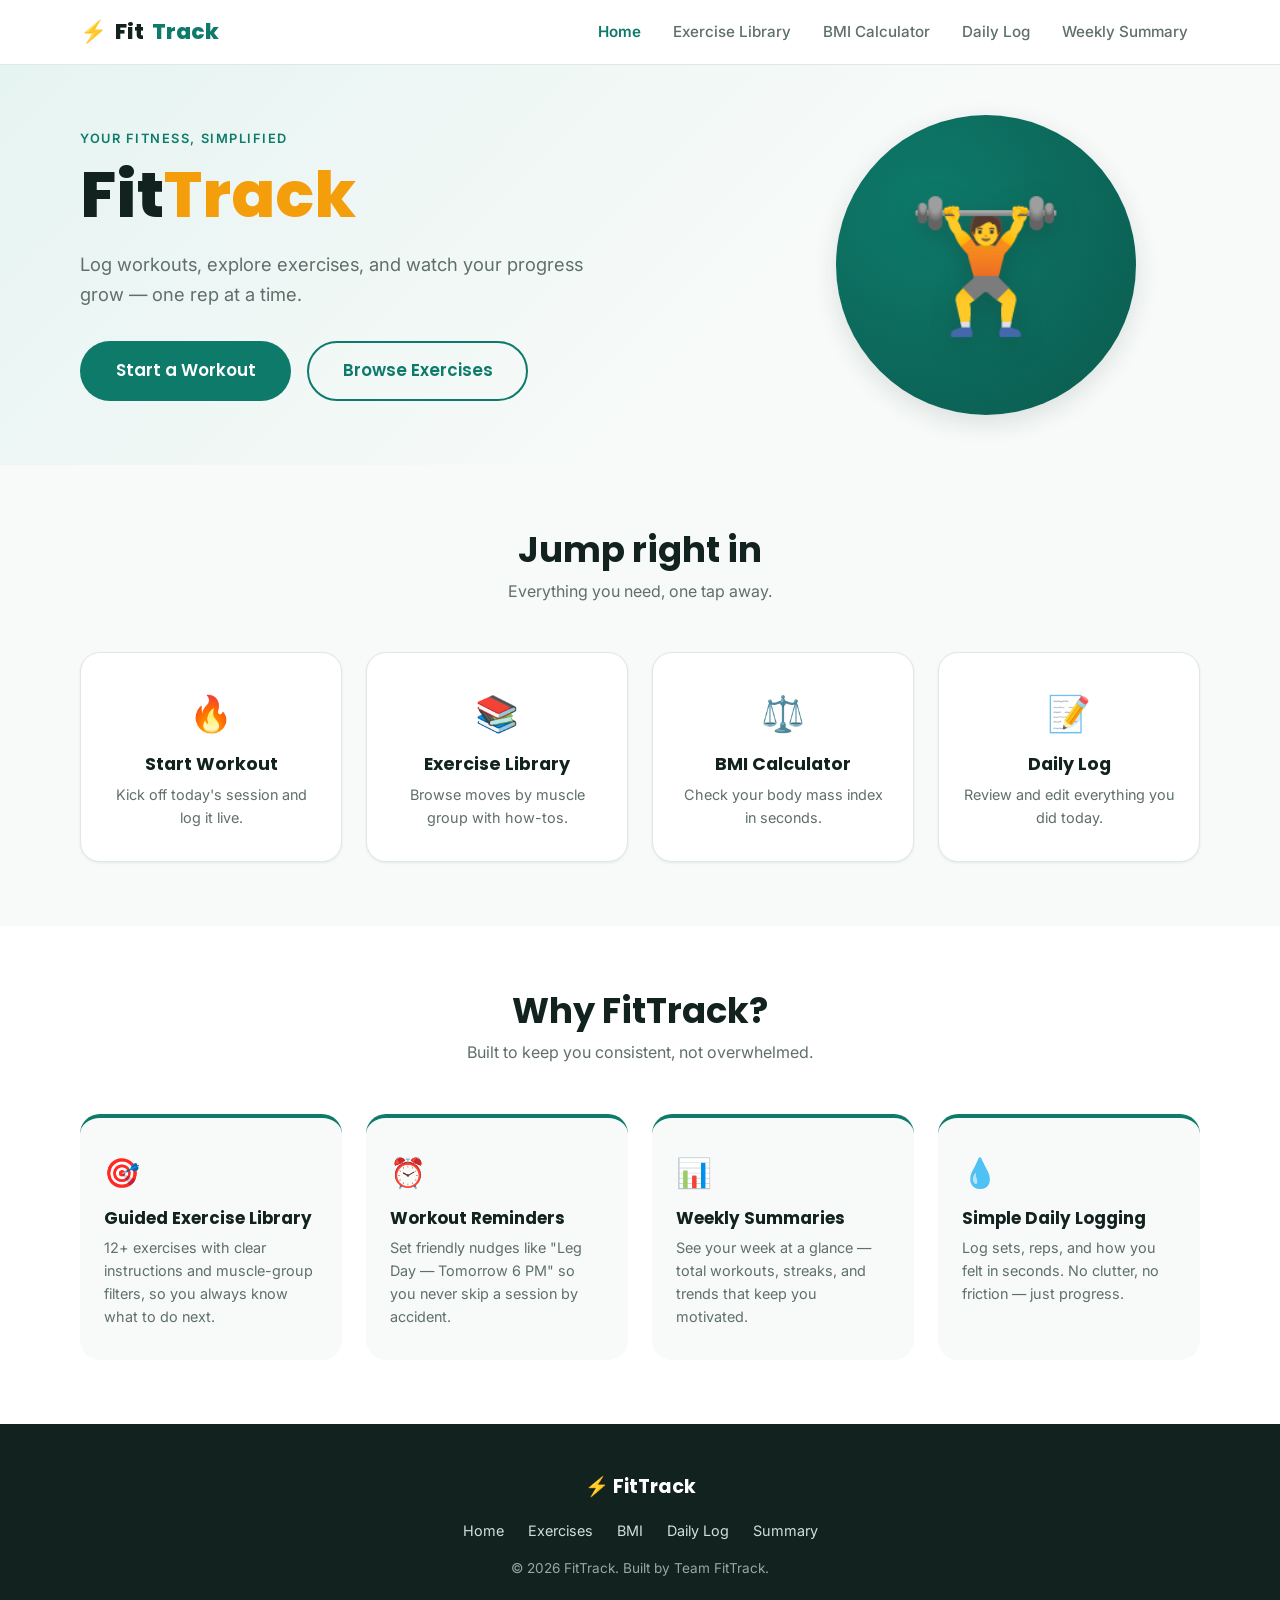
<file: index.html>
<!DOCTYPE html>
<html lang="en">
<head>
  <meta charset="UTF-8" />
  <meta name="viewport" content="width=device-width, initial-scale=1.0" />
  <meta name="description" content="FitTrack — track workouts, browse exercises, calculate BMI and stay on top of your fitness goals." />
  <title>FitTrack | Home</title>

  <!-- Google Fonts: Poppins (headings) + Inter (body) -->
  <link rel="preconnect" href="https://fonts.googleapis.com" />
  <link rel="preconnect" href="https://fonts.gstatic.com" crossorigin />
  <link
    href="https://fonts.googleapis.com/css2?family=Inter:wght@400;500;600&family=Poppins:wght@500;600;700;800&display=swap"
    rel="stylesheet"
  />

  <!-- Shared design system first, then page-specific styles -->
  <link rel="stylesheet" href="css/shared.css" />
  <link rel="stylesheet" href="css/home.css" />
</head>
<body>

  <!-- ============================================================
       NAVBAR (shared across all FitTrack pages — keep in sync)
       ============================================================ -->
  <header class="navbar">
    <div class="container navbar__inner">
      <a href="index.html" class="navbar__brand">
        <span class="navbar__logo" aria-hidden="true">&#9889;</span>
        Fit<span class="navbar__brand-accent">Track</span>
      </a>

      <!-- CSS-only mobile menu toggle (checkbox hack, no JS needed) -->
      <input type="checkbox" id="nav-toggle" class="navbar__toggle-checkbox" />
      <label for="nav-toggle" class="navbar__toggle" aria-label="Toggle navigation menu">
        <span></span><span></span><span></span>
      </label>

      <nav class="navbar__links" aria-label="Main navigation">
        <a href="index.html" class="navbar__link navbar__link--active">Home</a>
        <a href="exercise.html" class="navbar__link">Exercise Library</a>
        <a href="bmi.html" class="navbar__link">BMI Calculator</a>
        <a href="dailylog.html" class="navbar__link">Daily Log</a>
        <a href="summary.html" class="navbar__link">Weekly Summary</a>
      </nav>
    </div>
  </header>

  <main>

    <!-- ============================================================
         HERO
         ============================================================ -->
    <section class="hero">
      <div class="container hero__inner">
        <div class="hero__content">
          <p class="hero__eyebrow">Your fitness, simplified</p>
          <h1 class="hero__title">Fit<span class="text-accent">Track</span></h1>
          <p class="hero__tagline">
            Log workouts, explore exercises, and watch your progress grow —
            one rep at a time.
          </p>
          <div class="hero__actions">
            <a href="dailylog.html" class="btn btn--primary btn--lg">Start a Workout</a>
            <a href="exercise.html" class="btn btn--ghost btn--lg">Browse Exercises</a>
          </div>
        </div>

        <!-- Decorative illustration built with CSS (no image asset needed) -->
        <div class="hero__art" aria-hidden="true">
          <div class="hero__art-circle"></div>
          <div class="hero__art-emoji">🏋️</div>
        </div>
      </div>
    </section>

    <!-- ============================================================
         QUICK ACTIONS
         ============================================================ -->
    <section class="section quick-actions" aria-labelledby="quick-actions-title">
      <div class="container">
        <h2 id="quick-actions-title" class="section__title">Jump right in</h2>
        <p class="section__subtitle">Everything you need, one tap away.</p>

        <div class="quick-actions__grid">
          <a href="dailylog.html" class="action-card">
            <span class="action-card__icon" aria-hidden="true">🔥</span>
            <h3 class="action-card__title">Start Workout</h3>
            <p class="action-card__text">Kick off today's session and log it live.</p>
          </a>

          <a href="exercise.html" class="action-card">
            <span class="action-card__icon" aria-hidden="true">📚</span>
            <h3 class="action-card__title">Exercise Library</h3>
            <p class="action-card__text">Browse moves by muscle group with how-tos.</p>
          </a>

          <a href="bmi.html" class="action-card">
            <span class="action-card__icon" aria-hidden="true">⚖️</span>
            <h3 class="action-card__title">BMI Calculator</h3>
            <p class="action-card__text">Check your body mass index in seconds.</p>
          </a>

          <a href="dailylog.html" class="action-card">
            <span class="action-card__icon" aria-hidden="true">📝</span>
            <h3 class="action-card__title">Daily Log</h3>
            <p class="action-card__text">Review and edit everything you did today.</p>
          </a>
        </div>
      </div>
    </section>

    <!-- ============================================================
         FEATURES
         ============================================================ -->
    <section class="section section--alt features" aria-labelledby="features-title">
      <div class="container">
        <h2 id="features-title" class="section__title">Why FitTrack?</h2>
        <p class="section__subtitle">Built to keep you consistent, not overwhelmed.</p>

        <div class="features__grid">
          <article class="feature-card">
            <span class="feature-card__icon" aria-hidden="true">🎯</span>
            <h3 class="feature-card__title">Guided Exercise Library</h3>
            <p class="feature-card__text">
              12+ exercises with clear instructions and muscle-group filters,
              so you always know what to do next.
            </p>
          </article>

          <article class="feature-card">
            <span class="feature-card__icon" aria-hidden="true">⏰</span>
            <h3 class="feature-card__title">Workout Reminders</h3>
            <p class="feature-card__text">
              Set friendly nudges like "Leg Day — Tomorrow 6 PM" so you never
              skip a session by accident.
            </p>
          </article>

          <article class="feature-card">
            <span class="feature-card__icon" aria-hidden="true">📊</span>
            <h3 class="feature-card__title">Weekly Summaries</h3>
            <p class="feature-card__text">
              See your week at a glance — total workouts, streaks, and trends
              that keep you motivated.
            </p>
          </article>

          <article class="feature-card">
            <span class="feature-card__icon" aria-hidden="true">💧</span>
            <h3 class="feature-card__title">Simple Daily Logging</h3>
            <p class="feature-card__text">
              Log sets, reps, and how you felt in seconds. No clutter, no
              friction — just progress.
            </p>
          </article>
        </div>
      </div>
    </section>

  </main>

  <!-- ============================================================
       FOOTER (shared across all FitTrack pages — keep in sync)
       ============================================================ -->
  <footer class="footer">
    <div class="container footer__inner">
      <div class="footer__brand">
        <span aria-hidden="true">&#9889;</span> FitTrack
      </div>
      <nav class="footer__links" aria-label="Footer navigation">
        <a href="index.html">Home</a>
        <a href="exercise.html">Exercises</a>
        <a href="bmi.html">BMI</a>
        <a href="dailylog.html">Daily Log</a>
        <a href="summary.html">Summary</a>
      </nav>
      <p class="footer__copy">&copy; 2026 FitTrack. Built by Team FitTrack.</p>
    </div>
  </footer>

  <script src="js/shared.js"></script>
</body>
</html>
</file>
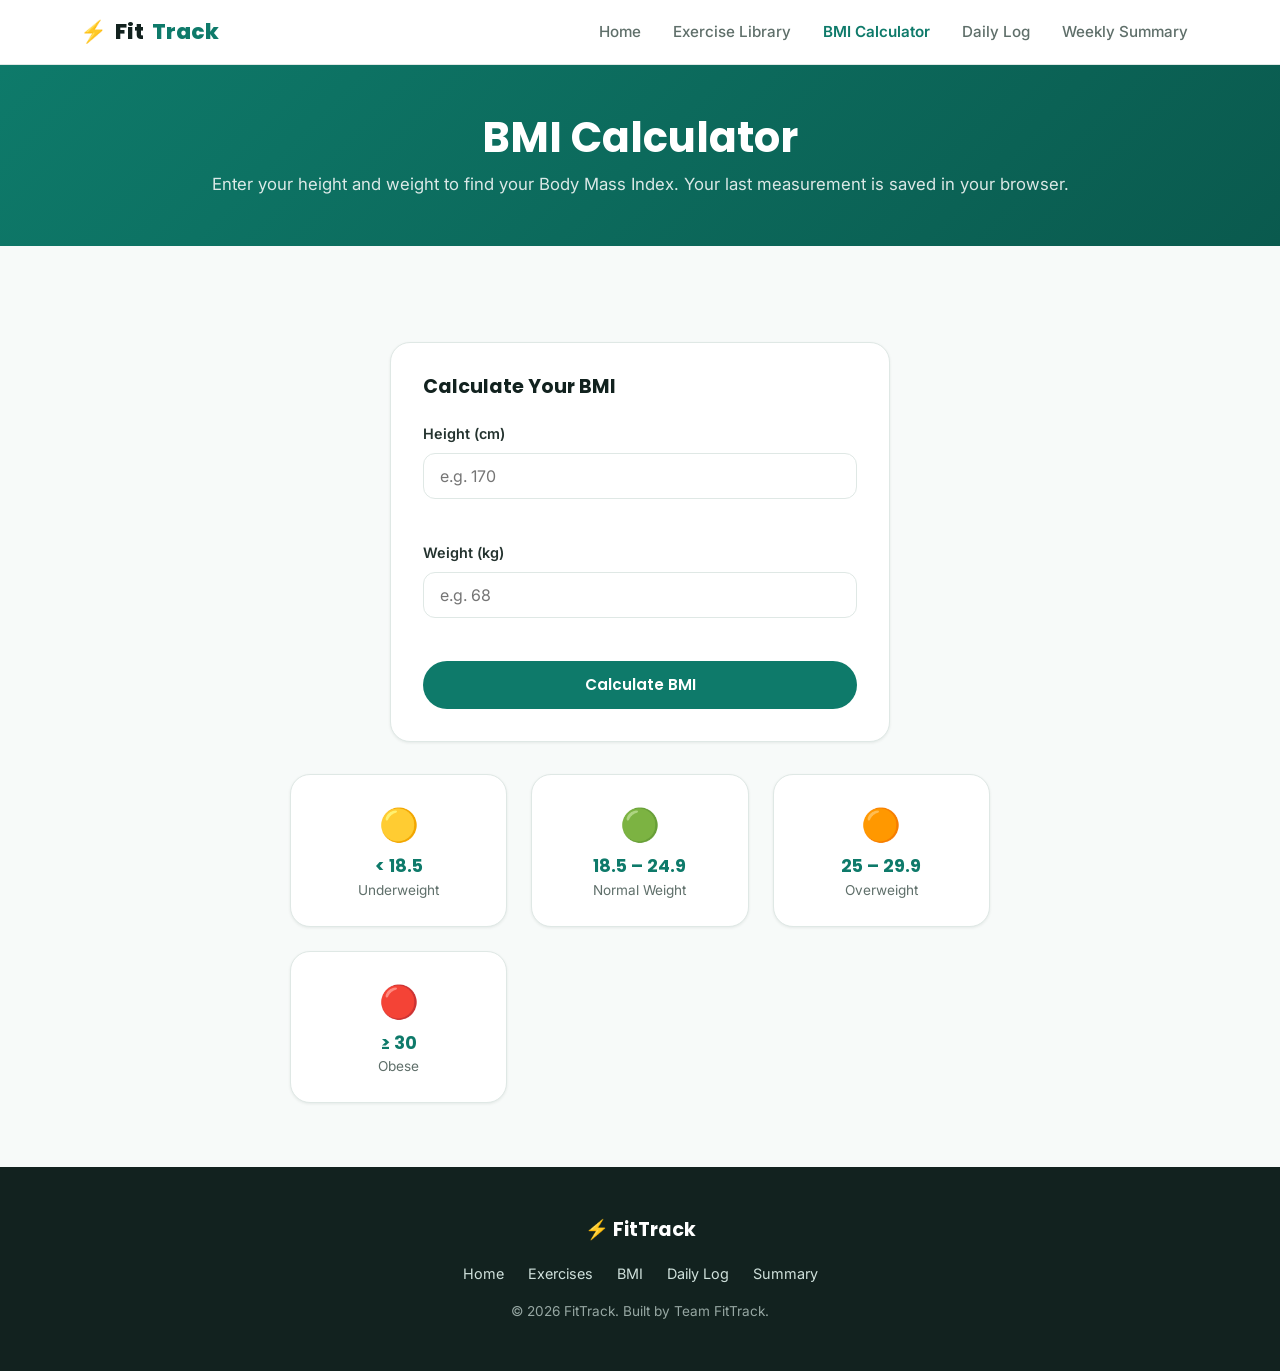
<file: bmi.html>
<!DOCTYPE html>
<html lang="en">
<head>
  <meta charset="UTF-8" />
  <meta name="viewport" content="width=device-width, initial-scale=1.0" />
  <title>FitTrack | BMI Calculator</title>

  <!-- Google Fonts: Poppins (headings) + Inter (body) -->
  <link rel="preconnect" href="https://fonts.googleapis.com" />
  <link rel="preconnect" href="https://fonts.gstatic.com" crossorigin />
  <link
    href="https://fonts.googleapis.com/css2?family=Inter:wght@400;500;600&family=Poppins:wght@500;600;700;800&display=swap"
    rel="stylesheet"
  />

  <!-- Shared design system (navbar, footer, buttons, tokens) -->
  <link rel="stylesheet" href="css/shared.css" />
</head>
<body>

  <!-- NAVBAR — identical on every page; move navbar__link--active to the current page's link -->
  <header class="navbar">
    <div class="container navbar__inner">
      <a href="index.html" class="navbar__brand">
        <span class="navbar__logo" aria-hidden="true">&#9889;</span>
        Fit<span class="navbar__brand-accent">Track</span>
      </a>

      <input type="checkbox" id="nav-toggle" class="navbar__toggle-checkbox" />
      <label for="nav-toggle" class="navbar__toggle" aria-label="Toggle navigation menu">
        <span></span><span></span><span></span>
      </label>

      <nav class="navbar__links" aria-label="Main navigation">
        <a href="index.html" class="navbar__link">Home</a>
        <a href="exercise.html" class="navbar__link">Exercise Library</a>
        <a href="bmi.html" class="navbar__link navbar__link--active">BMI Calculator</a>
        <a href="dailylog.html" class="navbar__link">Daily Log</a>
        <a href="summary.html" class="navbar__link">Weekly Summary</a>
      </nav>
    </div>
  </header>

  <main class="main-content">

    <!-- PAGE HERO -->
    <section class="page-header">
      <div class="container">
        <h1 class="page-title">BMI Calculator</h1>
        <p class="page-subtitle">Enter your height and weight to find your Body Mass Index. Your last measurement is saved in your browser.</p>
      </div>
    </section>

    <!-- CALCULATOR CARD -->
    <section class="container section">
      <div class="card">
        <h2 class="card__title">Calculate Your BMI</h2>

        <form id="bmi-form" novalidate>

          <div class="form-group">
            <label class="form-label" for="height">Height (cm)</label>
            <input
              type="number"
              id="height"
              class="form-input"
              placeholder="e.g. 170"
              min="50"
              max="300"
              autocomplete="off"
            />
            <span class="form-error" id="height-error" aria-live="polite"></span>
          </div>

          <div class="form-group">
            <label class="form-label" for="weight">Weight (kg)</label>
            <input
              type="number"
              id="weight"
              class="form-input"
              placeholder="e.g. 68"
              min="1"
              max="500"
              autocomplete="off"
            />
            <span class="form-error" id="weight-error" aria-live="polite"></span>
          </div>

          <button type="submit" class="btn btn--primary btn--full">Calculate BMI</button>
        </form>

        <!-- RESULT — hidden until form submitted -->
        <div id="bmi-result" class="bmi-result hidden" aria-live="polite">
          <p class="status-text">Your BMI is</p>
          <p id="bmi-value" style="font-size:2.4rem;font-weight:700;font-family:var(--font-heading);color:var(--clr-dark);line-height:1;">—</p>
          <p id="bmi-category" style="font-size:1.1rem;font-weight:600;margin-top:0.5rem;"></p>
          <p id="bmi-tip" style="font-size:0.88rem;color:var(--clr-text-muted);margin-top:0.5rem;"></p>

          <div class="bmi-scale" style="margin-top:1.5rem;">
            <div id="bmi-pointer" class="bmi-pointer" style="left:0%;"></div>
          </div>
          <div class="bmi-scale-labels">
            <span>Underweight<br/>&lt;18.5</span>
            <span>Normal<br/>18.5–24.9</span>
            <span>Overweight<br/>25–29.9</span>
            <span>Obese<br/>≥30</span>
          </div>

          <button
            id="bmi-reset"
            class="btn btn--outline"
            style="margin-top:1.5rem;"
            type="button"
          >
            Recalculate
          </button>
        </div>
      </div>

      <!-- INFO CARDS -->
      <div class="stat-grid" style="max-width:700px;margin:0 auto;">
        <div class="stat-card">
          <div class="stat-card__icon">🟡</div>
          <div class="stat-card__value" style="font-size:1.1rem;">&lt; 18.5</div>
          <div class="stat-card__label">Underweight</div>
        </div>
        <div class="stat-card">
          <div class="stat-card__icon">🟢</div>
          <div class="stat-card__value" style="font-size:1.1rem;">18.5 – 24.9</div>
          <div class="stat-card__label">Normal Weight</div>
        </div>
        <div class="stat-card">
          <div class="stat-card__icon">🟠</div>
          <div class="stat-card__value" style="font-size:1.1rem;">25 – 29.9</div>
          <div class="stat-card__label">Overweight</div>
        </div>
        <div class="stat-card">
          <div class="stat-card__icon">🔴</div>
          <div class="stat-card__value" style="font-size:1.1rem;">≥ 30</div>
          <div class="stat-card__label">Obese</div>
        </div>
      </div>
    </section>

  </main>

  <!-- FOOTER — identical on every page -->
  <footer class="footer">
    <div class="container footer__inner">
      <div class="footer__brand">
        <span aria-hidden="true">&#9889;</span> FitTrack
      </div>
      <nav class="footer__links" aria-label="Footer navigation">
        <a href="index.html">Home</a>
        <a href="exercise.html">Exercises</a>
        <a href="bmi.html">BMI</a>
        <a href="dailylog.html">Daily Log</a>
        <a href="summary.html">Summary</a>
      </nav>
      <p class="footer__copy">&copy; 2026 FitTrack. Built by Team FitTrack.</p>
    </div>
  </footer>

  <script src="js/shared.js"></script>
  <script src="js/bmi.js"></script>
</body>
</html>
</file>
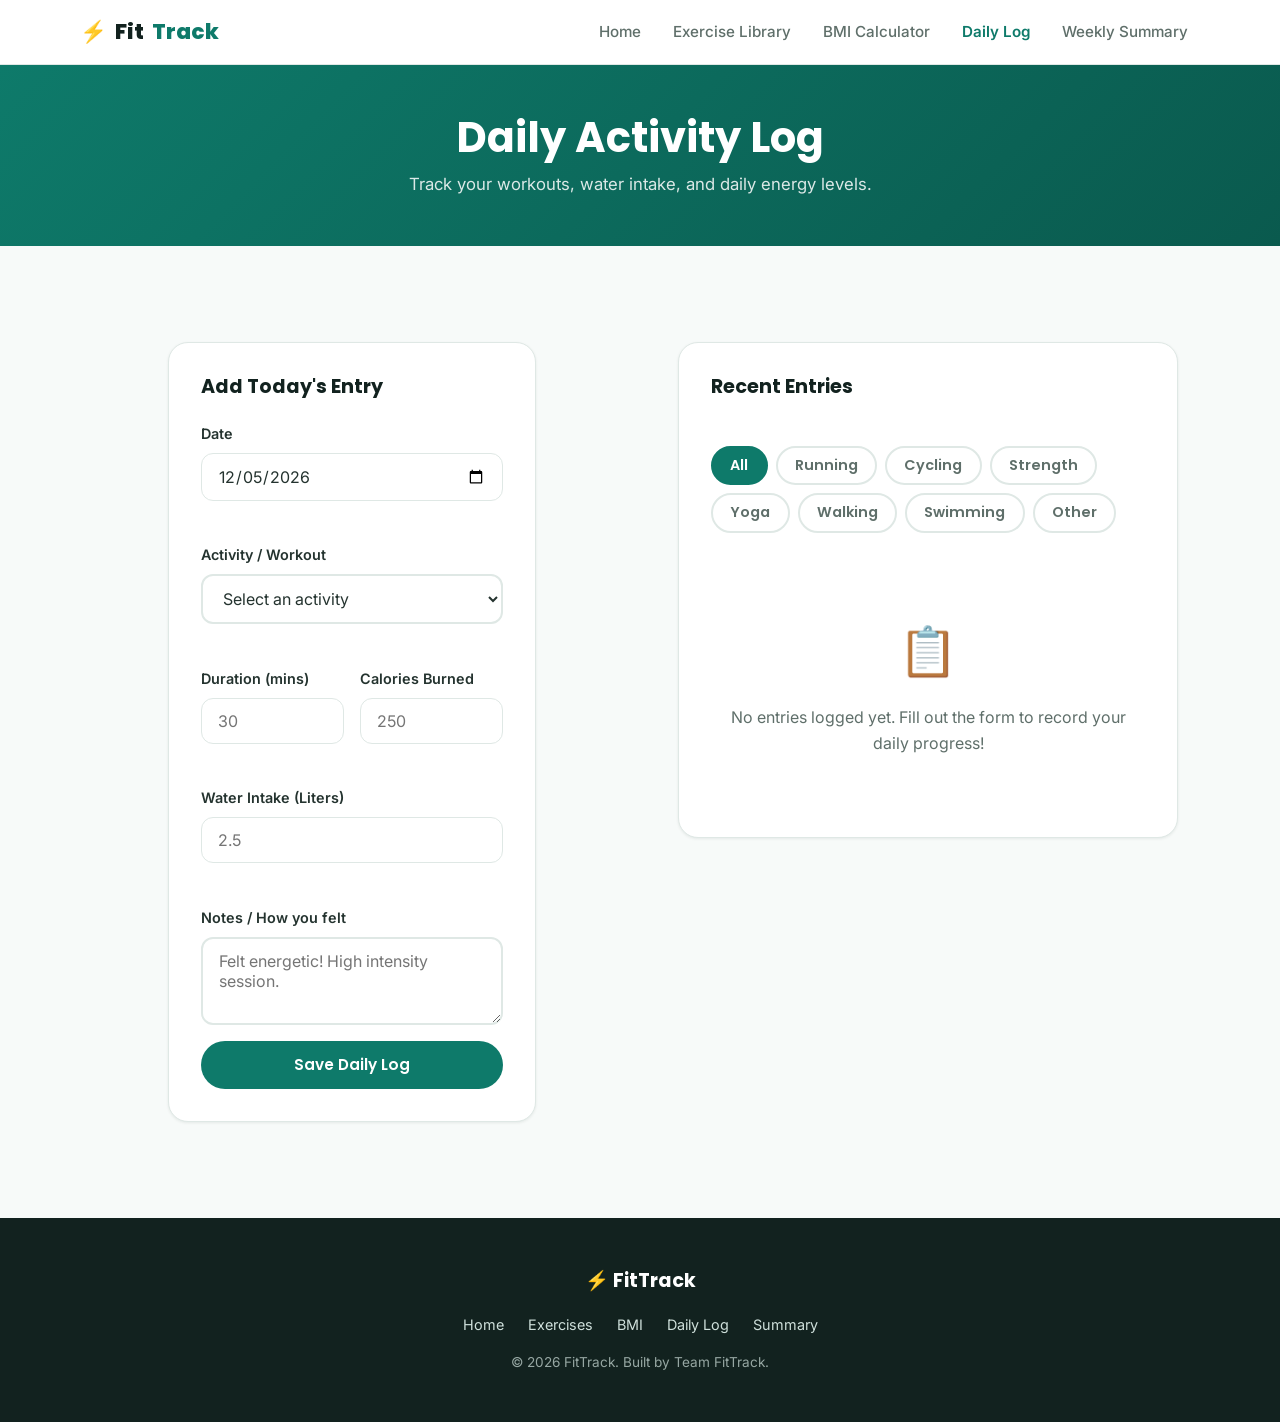
<file: dailylog.html>
<!DOCTYPE html>
<html lang="en">
<head>
  <meta charset="UTF-8" />
  <meta name="viewport" content="width=device-width, initial-scale=1.0" />
  <title>FitTrack | Daily Log</title>

  <!-- Google Fonts: Poppins (headings) + Inter (body) -->
  <link rel="preconnect" href="https://fonts.googleapis.com" />
  <link rel="preconnect" href="https://fonts.gstatic.com" crossorigin />
  <link
    href="https://fonts.googleapis.com/css2?family=Inter:wght@400;500;600&family=Poppins:wght@500;600;700;800&display=swap"
    rel="stylesheet"
  />

  <!-- Shared design system -->
  <link rel="stylesheet" href="css/shared.css" />
</head>
<body>

  <!-- NAVBAR -->
  <header class="navbar">
    <div class="container navbar__inner">
      <a href="index.html" class="navbar__brand">
        <span class="navbar__logo" aria-hidden="true">&#9889;</span>
        Fit<span class="navbar__brand-accent">Track</span>
      </a>

      <input type="checkbox" id="nav-toggle" class="navbar__toggle-checkbox" />
      <label for="nav-toggle" class="navbar__toggle" aria-label="Toggle navigation menu">
        <span></span><span></span><span></span>
      </label>

      <nav class="navbar__links" aria-label="Main navigation">
        <a href="index.html" class="navbar__link">Home</a>
        <a href="exercise.html" class="navbar__link">Exercise Library</a>
        <a href="bmi.html" class="navbar__link">BMI Calculator</a>
        <a href="dailylog.html" class="navbar__link navbar__link--active">Daily Log</a>
        <a href="summary.html" class="navbar__link">Weekly Summary</a>
      </nav>
    </div>
  </header>

  <!-- MAIN CONTENT (REPLACED HERE) -->
  <main class="main-content">
    <section class="page-header">
      <div class="container">
        <h1 class="page-title">Daily Activity Log</h1>
        <p class="page-subtitle">Track your workouts, water intake, and daily energy levels.</p>
      </div>
    </section>

    <section class="container section">
      <div class="log-grid">
        
        <!-- FORM COLUMN -->
        <div class="card log-card">
          <h2 class="card__title">Add Today's Entry</h2>
          <form id="dailyLogForm" class="form" novalidate>
            
            <div class="form-group">
              <label for="logDate" class="form-label">Date</label>
              <input type="date" id="logDate" class="form-input" required />
              <span class="form-error" id="logDate-error" aria-live="polite"></span>
            </div>

            <div class="form-group">
              <label for="workoutType" class="form-label">Activity / Workout</label>
              <select id="workoutType" class="form-select" required>
                <option value="" disabled selected>Select an activity</option>
                <option value="Running">Running</option>
                <option value="Cycling">Cycling</option>
                <option value="Strength Training">Strength Training</option>
                <option value="Yoga">Yoga / Stretching</option>
                <option value="Walking">Walking</option>
                <option value="Swimming">Swimming</option>
                <option value="Other">Other</option>
              </select>
              <span class="form-error" id="workoutType-error" aria-live="polite"></span>
            </div>

            <div class="form-row">
              <div class="form-group">
                <label for="duration" class="form-label">Duration (mins)</label>
                <input type="number" id="duration" class="form-input" min="1" max="1440" placeholder="30" required />
                <span class="form-error" id="duration-error" aria-live="polite"></span>
              </div>

              <div class="form-group">
                <label for="calories" class="form-label">Calories Burned</label>
                <input type="number" id="calories" class="form-input" min="0" max="10000" placeholder="250" required />
                <span class="form-error" id="calories-error" aria-live="polite"></span>
              </div>
            </div>

            <div class="form-group">
              <label for="waterIntake" class="form-label">Water Intake (Liters)</label>
              <input type="number" id="waterIntake" class="form-input" step="0.1" min="0" max="20" placeholder="2.5" required />
              <span class="form-error" id="waterIntake-error" aria-live="polite"></span>
            </div>

            <div class="form-group">
              <label for="notes" class="form-label">Notes / How you felt</label>
              <textarea id="notes" class="form-textarea" rows="3" placeholder="Felt energetic! High intensity session."></textarea>
            </div>

            <button type="submit" class="btn btn--primary btn--full">Save Daily Log</button>

            <!-- Success banner (hidden until form submitted) -->
            <div id="form-success" class="form-success" hidden aria-live="polite">
              ✅ Entry saved successfully!
            </div>
          </form>
        </div>

        <!-- HISTORY COLUMN -->
        <div class="card history-card">
          <div class="history-header">
            <h2 class="card__title">Recent Entries</h2>
            <button id="clearLogsBtn" class="btn btn--outline btn--sm">Clear All</button>
          </div>

          <!-- Filter tabs -->
          <div id="log-filter" class="tab-bar" aria-label="Filter by activity">
            <button class="tab-btn tab-btn--active" data-filter="All">All</button>
            <button class="tab-btn" data-filter="Running">Running</button>
            <button class="tab-btn" data-filter="Cycling">Cycling</button>
            <button class="tab-btn" data-filter="Strength Training">Strength</button>
            <button class="tab-btn" data-filter="Yoga">Yoga</button>
            <button class="tab-btn" data-filter="Walking">Walking</button>
            <button class="tab-btn" data-filter="Swimming">Swimming</button>
            <button class="tab-btn" data-filter="Other">Other</button>
          </div>

          <!-- Empty State -->
          <div id="emptyState" class="empty-state">
            <div class="empty-state__icon">📋</div>
            <p>No entries logged yet. Fill out the form to record your daily progress!</p>
          </div>

          <!-- Entries List -->
          <div id="logList" class="log-list"></div>
        </div>

      </div>
    </section>
  </main>

  <!-- FOOTER -->
  <footer class="footer">
    <div class="container footer__inner">
      <div class="footer__brand">
        <span aria-hidden="true">&#9889;</span> FitTrack
      </div>
      <nav class="footer__links" aria-label="Footer navigation">
        <a href="index.html">Home</a>
        <a href="exercise.html">Exercises</a>
        <a href="bmi.html">BMI</a>
        <a href="dailylog.html">Daily Log</a>
        <a href="summary.html">Summary</a>
      </nav>
      <p class="footer__copy">&copy; 2026 FitTrack. Built by Team FitTrack.</p>
    </div>
  </footer>

  <!-- SCRIPT LINK ADDED HERE (RIGHT BEFORE </body>) -->
  <script src="js/shared.js"></script>
  <script src="js/dailylog.js"></script>
</body>
</html>
</file>
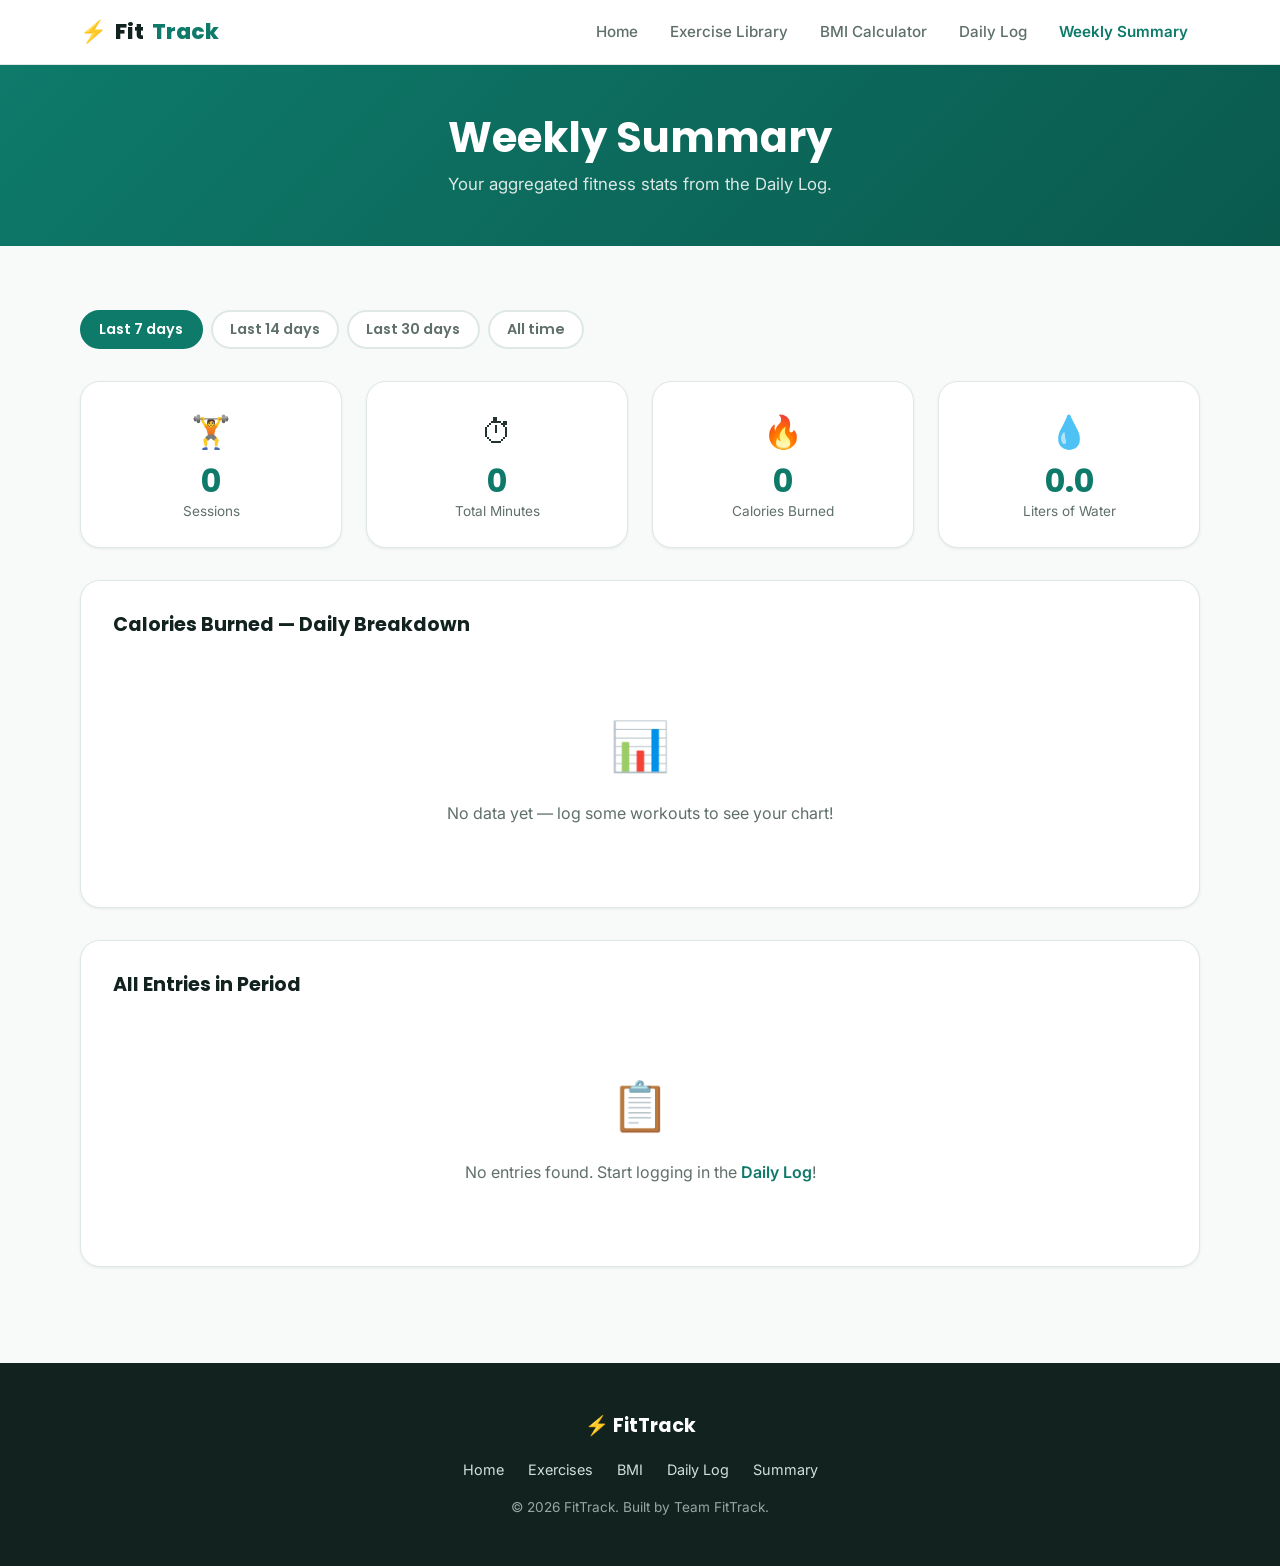
<file: summary.html>
<!DOCTYPE html>
<html lang="en">
<head>
  <meta charset="UTF-8" />
  <meta name="viewport" content="width=device-width, initial-scale=1.0" />
  <title>FitTrack | Weekly Summary</title>

  <!-- Google Fonts: Poppins (headings) + Inter (body) -->
  <link rel="preconnect" href="https://fonts.googleapis.com" />
  <link rel="preconnect" href="https://fonts.gstatic.com" crossorigin />
  <link
    href="https://fonts.googleapis.com/css2?family=Inter:wght@400;500;600&family=Poppins:wght@500;600;700;800&display=swap"
    rel="stylesheet"
  />

  <!-- Shared design system (navbar, footer, buttons, tokens) -->
  <link rel="stylesheet" href="css/shared.css" />
</head>
<body>

  <!-- NAVBAR — identical on every page; move navbar__link--active to the current page's link -->
  <header class="navbar">
    <div class="container navbar__inner">
      <a href="index.html" class="navbar__brand">
        <span class="navbar__logo" aria-hidden="true">&#9889;</span>
        Fit<span class="navbar__brand-accent">Track</span>
      </a>

      <input type="checkbox" id="nav-toggle" class="navbar__toggle-checkbox" />
      <label for="nav-toggle" class="navbar__toggle" aria-label="Toggle navigation menu">
        <span></span><span></span><span></span>
      </label>

      <nav class="navbar__links" aria-label="Main navigation">
        <a href="index.html" class="navbar__link">Home</a>
        <a href="exercise.html" class="navbar__link">Exercise Library</a>
        <a href="bmi.html" class="navbar__link">BMI Calculator</a>
        <a href="dailylog.html" class="navbar__link">Daily Log</a>
        <a href="summary.html" class="navbar__link navbar__link--active">Weekly Summary</a>
      </nav>
    </div>
  </header>

  <main class="main-content">

    <!-- PAGE HERO -->
    <section class="page-header">
      <div class="container">
        <h1 class="page-title">Weekly Summary</h1>
        <p class="page-subtitle">Your aggregated fitness stats from the Daily Log.</p>
      </div>
    </section>

    <section class="container section">

      <!-- Period tabs -->
      <div class="tab-bar" id="period-tabs" aria-label="Select time period">
        <button class="tab-btn tab-btn--active" data-period="7">Last 7 days</button>
        <button class="tab-btn" data-period="14">Last 14 days</button>
        <button class="tab-btn" data-period="30">Last 30 days</button>
        <button class="tab-btn" data-period="all">All time</button>
      </div>

      <!-- Stat cards -->
      <div class="stat-grid" id="stat-grid">
        <div class="stat-card">
          <div class="stat-card__icon">🏋️</div>
          <div class="stat-card__value" id="stat-sessions">—</div>
          <div class="stat-card__label">Sessions</div>
        </div>
        <div class="stat-card">
          <div class="stat-card__icon">⏱</div>
          <div class="stat-card__value" id="stat-duration">—</div>
          <div class="stat-card__label">Total Minutes</div>
        </div>
        <div class="stat-card">
          <div class="stat-card__icon">🔥</div>
          <div class="stat-card__value" id="stat-calories">—</div>
          <div class="stat-card__label">Calories Burned</div>
        </div>
        <div class="stat-card">
          <div class="stat-card__icon">💧</div>
          <div class="stat-card__value" id="stat-water">—</div>
          <div class="stat-card__label">Liters of Water</div>
        </div>
      </div>

      <!-- Bar chart: calories per day -->
      <div class="card" style="max-width:100%;">
        <h2 class="card__title">Calories Burned — Daily Breakdown</h2>
        <div class="bar-chart" id="bar-chart" aria-label="Calories per day bar chart"></div>
        <div id="chart-empty" class="empty-state" style="display:none;">
          <div class="empty-state__icon">📊</div>
          <p>No data yet — log some workouts to see your chart!</p>
        </div>
      </div>

      <!-- Entries table -->
      <div class="card" style="max-width:100%;margin-top:var(--space-8);">
        <h2 class="card__title">All Entries in Period</h2>
        <div id="table-empty" class="empty-state" style="display:none;">
          <div class="empty-state__icon">📋</div>
          <p>No entries found. Start logging in the <a href="dailylog.html" style="color:var(--clr-primary);font-weight:600;">Daily Log</a>!</p>
        </div>
        <div class="log-table-wrap" id="table-wrap">
          <table class="log-table" id="log-table">
            <thead>
              <tr>
                <th>Date</th>
                <th>Activity</th>
                <th>Duration</th>
                <th>Calories</th>
                <th>Water</th>
                <th>Notes</th>
              </tr>
            </thead>
            <tbody id="log-table-body"></tbody>
          </table>
        </div>
      </div>

    </section>
  </main>

  <!-- FOOTER — identical on every page -->
  <footer class="footer">
    <div class="container footer__inner">
      <div class="footer__brand">
        <span aria-hidden="true">&#9889;</span> FitTrack
      </div>
      <nav class="footer__links" aria-label="Footer navigation">
        <a href="index.html">Home</a>
        <a href="exercise.html">Exercises</a>
        <a href="bmi.html">BMI</a>
        <a href="dailylog.html">Daily Log</a>
        <a href="summary.html">Summary</a>
      </nav>
      <p class="footer__copy">&copy; 2026 FitTrack. Built by Team FitTrack.</p>
    </div>
  </footer>

  <script src="js/shared.js"></script>
  <script src="js/summary.js"></script>
</body>
</html>
</file>
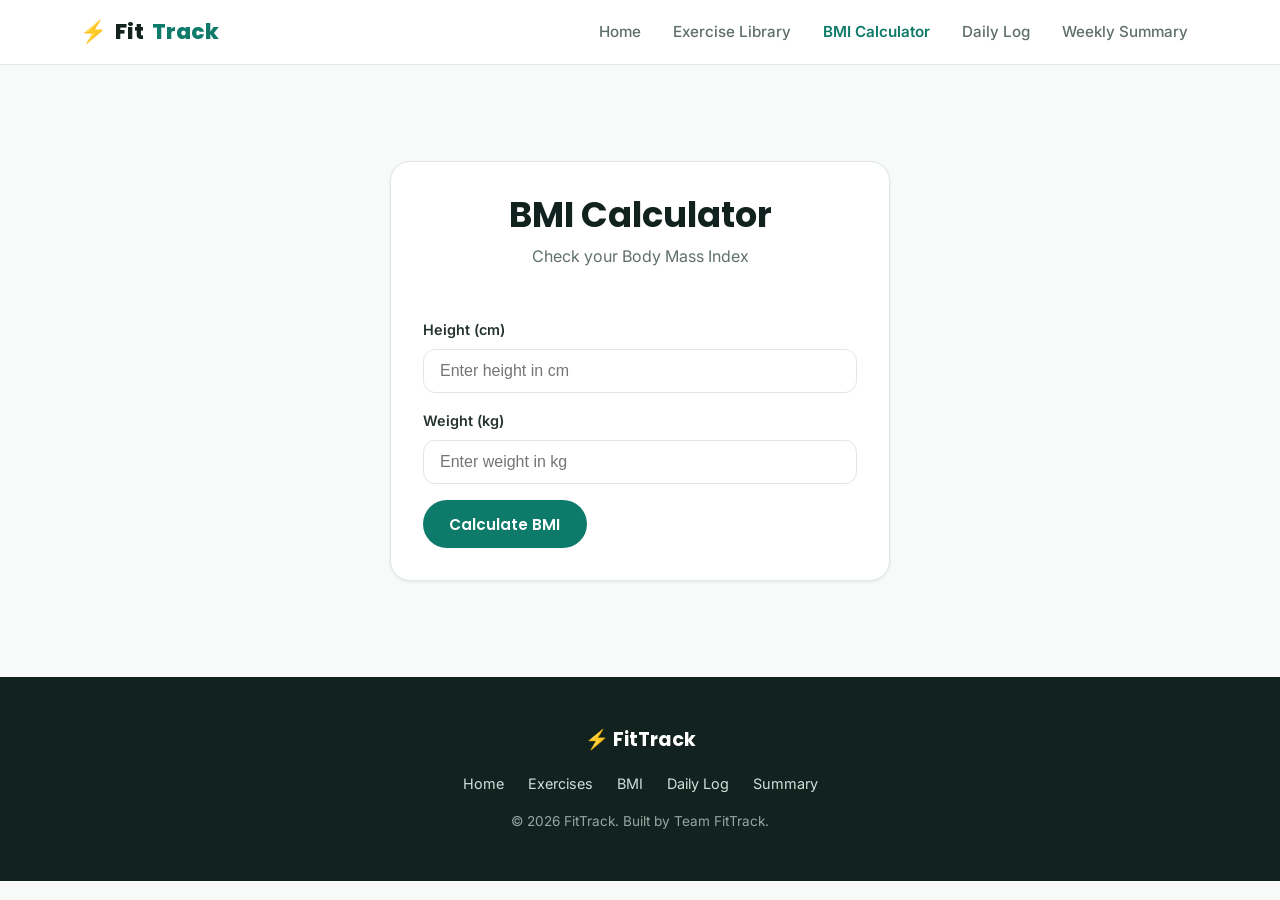
<file: zyora_internship_colab-main/bmi.html>
<!DOCTYPE html>
<html lang="en">
<head>
  <meta charset="UTF-8" />
  <meta name="viewport" content="width=device-width, initial-scale=1.0" />
  <title>FitTrack | BMI Calculator</title>

  <!-- Google Fonts: Poppins (headings) + Inter (body) -->
  <link rel="preconnect" href="https://fonts.googleapis.com" />
  <link rel="preconnect" href="https://fonts.gstatic.com" crossorigin />
  <link
    href="https://fonts.googleapis.com/css2?family=Inter:wght@400;500;600&family=Poppins:wght@500;600;700;800&display=swap"
    rel="stylesheet"
  />

  <!-- Shared design system (navbar, footer, buttons, tokens) -->
  <link rel="stylesheet" href="css/shared.css" />
</head>
<body>

  <!-- NAVBAR — identical on every page; move navbar__link--active to the current page's link -->
  <header class="navbar">
    <div class="container navbar__inner">
      <a href="index.html" class="navbar__brand">
        <span class="navbar__logo" aria-hidden="true">&#9889;</span>
        Fit<span class="navbar__brand-accent">Track</span>
      </a>

      <input type="checkbox" id="nav-toggle" class="navbar__toggle-checkbox" />
      <label for="nav-toggle" class="navbar__toggle" aria-label="Toggle navigation menu">
        <span></span><span></span><span></span>
      </label>

      <nav class="navbar__links" aria-label="Main navigation">
        <a href="index.html" class="navbar__link">Home</a>
        <a href="exercise.html" class="navbar__link">Exercise Library</a>
        <a href="bmi.html" class="navbar__link navbar__link--active">BMI Calculator</a>
        <a href="dailylog.html" class="navbar__link">Daily Log</a>
        <a href="summary.html" class="navbar__link">Weekly Summary</a>
      </nav>
    </div>
  </header>
<main class="section">
  <div class="container">
    <section class="card">
      <h1 class="section__title">BMI Calculator</h1>
      <p class="section__subtitle">Check your Body Mass Index</p>

      <div class="bmi-form">
        <div class="form-group">
          <label for="height">Height (cm)</label>
          <input type="number" id="height" placeholder="Enter height in cm" required>
        </div>
        
        <div class="form-group">
          <label for="weight">Weight (kg)</label>
          <input type="number" id="weight" placeholder="Enter weight in kg" required>
        </div>
        
        <!-- Crucial: type="button" prevents page refresh -->
        <button type="button" class="btn btn--primary" onclick="calculateBMI()">Calculate BMI</button>
      </div>

      <!-- Result Box with Status Bar -->
      <div id="bmi-result" class="bmi-result hidden">
        <h2>Your BMI: <span id="bmi-value">--</span></h2>
        <p class="status-text">Status: <strong id="bmi-category">--</strong></p>

        <!-- Visual Status Bar Track -->
        <div class="bmi-scale">
          <div id="bmi-pointer" class="bmi-pointer"></div>
        </div>
        <div class="bmi-scale-labels">
          <span>Underweight</span>
          <span>Normal</span>
          <span>Overweight</span>
          <span>Obese</span>
        </div>
      </div>
    </section>
  </div>
</main>
  <!-- FOOTER — identical on every page -->
  <footer class="footer">
    <div class="container footer__inner">
      <div class="footer__brand">
        <span aria-hidden="true">&#9889;</span> FitTrack
      </div>
      <nav class="footer__links" aria-label="Footer navigation">
        <a href="index.html">Home</a>
        <a href="exercise.html">Exercises</a>
        <a href="bmi.html">BMI</a>
        <a href="dailylog.html">Daily Log</a>
        <a href="summary.html">Summary</a>
      </nav>
      <p class="footer__copy">&copy; 2026 FitTrack. Built by Team FitTrack.</p>
    </div>
  </footer>
<script src="js/bmi.js"></script>
</body>
</html>
</file>
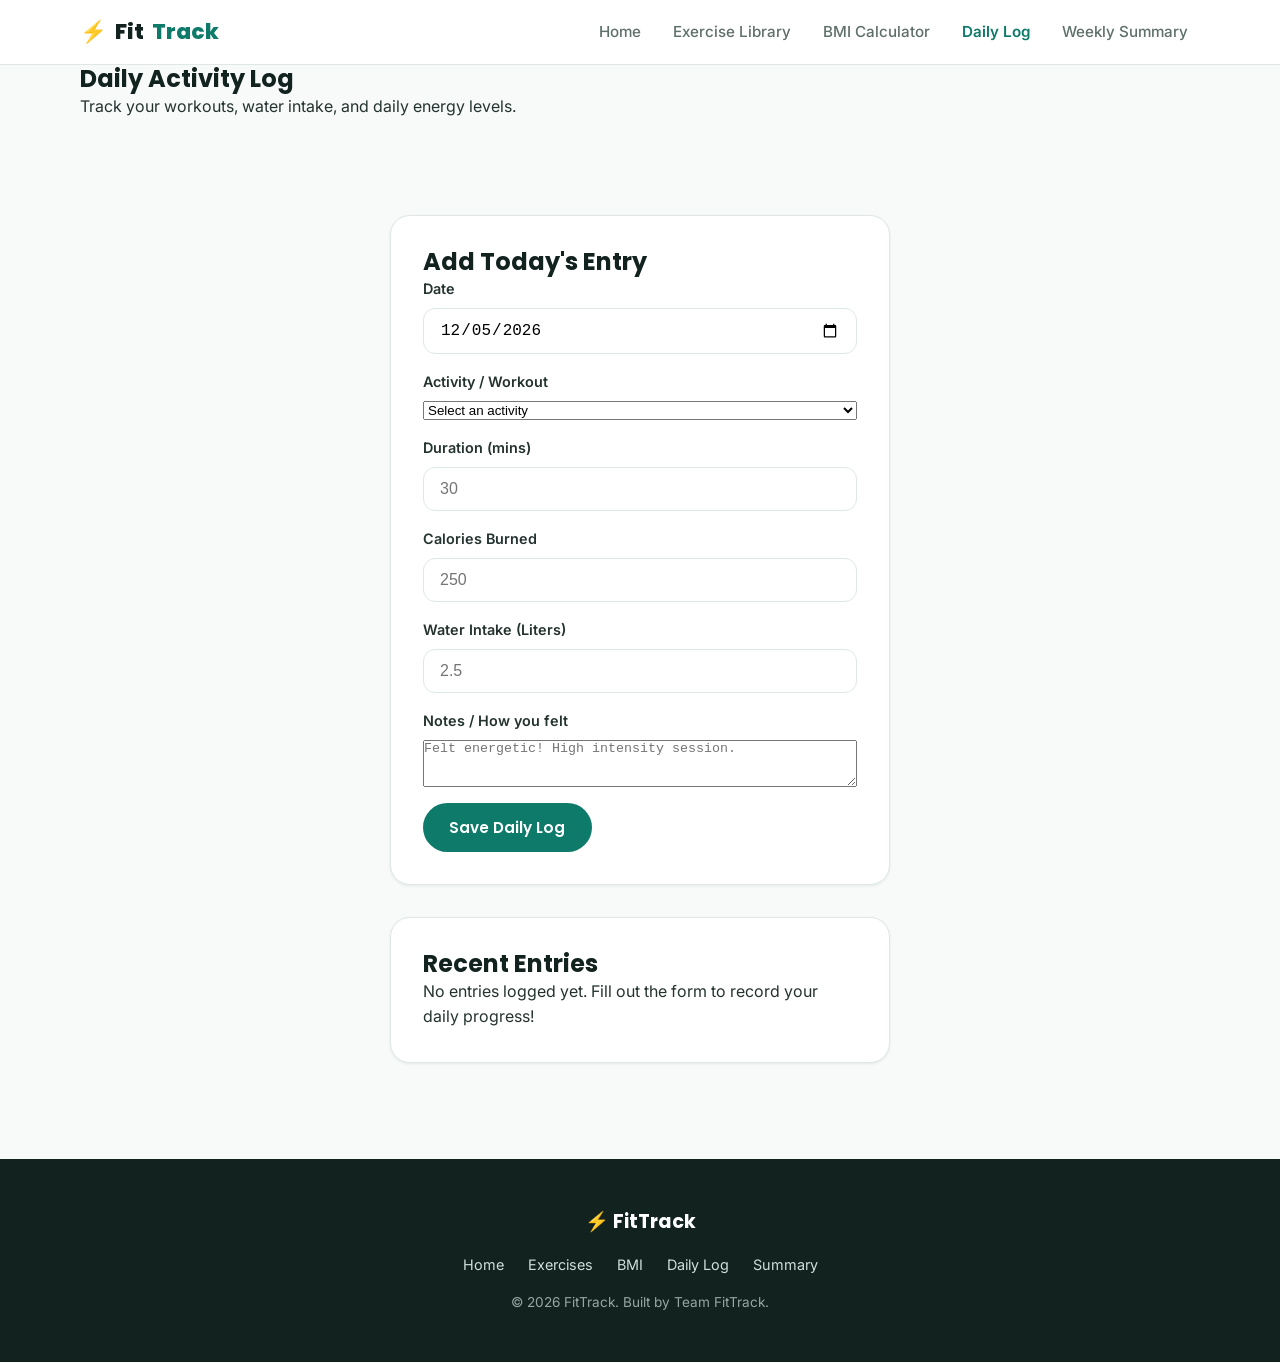
<file: zyora_internship_colab-main/dailylog.html>
<!DOCTYPE html>
<html lang="en">
<head>
  <meta charset="UTF-8" />
  <meta name="viewport" content="width=device-width, initial-scale=1.0" />
  <title>FitTrack | Daily Log</title>

  <!-- Google Fonts: Poppins (headings) + Inter (body) -->
  <link rel="preconnect" href="https://fonts.googleapis.com" />
  <link rel="preconnect" href="https://fonts.gstatic.com" crossorigin />
  <link
    href="https://fonts.googleapis.com/css2?family=Inter:wght@400;500;600&family=Poppins:wght@500;600;700;800&display=swap"
    rel="stylesheet"
  />

  <!-- Shared design system -->
  <link rel="stylesheet" href="css/shared.css" />
</head>
<body>

  <!-- NAVBAR -->
  <header class="navbar">
    <div class="container navbar__inner">
      <a href="index.html" class="navbar__brand">
        <span class="navbar__logo" aria-hidden="true">&#9889;</span>
        Fit<span class="navbar__brand-accent">Track</span>
      </a>

      <input type="checkbox" id="nav-toggle" class="navbar__toggle-checkbox" />
      <label for="nav-toggle" class="navbar__toggle" aria-label="Toggle navigation menu">
        <span></span><span></span><span></span>
      </label>

      <nav class="navbar__links" aria-label="Main navigation">
        <a href="index.html" class="navbar__link">Home</a>
        <a href="exercise.html" class="navbar__link">Exercise Library</a>
        <a href="bmi.html" class="navbar__link">BMI Calculator</a>
        <a href="dailylog.html" class="navbar__link navbar__link--active">Daily Log</a>
        <a href="summary.html" class="navbar__link">Weekly Summary</a>
      </nav>
    </div>
  </header>

  <!-- MAIN CONTENT (REPLACED HERE) -->
  <main class="main-content">
    <section class="page-header">
      <div class="container">
        <h1 class="page-title">Daily Activity Log</h1>
        <p class="page-subtitle">Track your workouts, water intake, and daily energy levels.</p>
      </div>
    </section>

    <section class="container section">
      <div class="log-grid">
        
        <!-- FORM COLUMN -->
        <div class="card log-card">
          <h2 class="card__title">Add Today's Entry</h2>
          <form id="dailyLogForm" class="form">
            
            <div class="form-group">
              <label for="logDate" class="form-label">Date</label>
              <input type="date" id="logDate" class="form-input" required />
            </div>

            <div class="form-group">
              <label for="workoutType" class="form-label">Activity / Workout</label>
              <select id="workoutType" class="form-select" required>
                <option value="" disabled selected>Select an activity</option>
                <option value="Running">Running</option>
                <option value="Cycling">Cycling</option>
                <option value="Strength Training">Strength Training</option>
                <option value="Yoga">Yoga / Stretching</option>
                <option value="Walking">Walking</option>
                <option value="Swimming">Swimming</option>
                <option value="Other">Other</option>
              </select>
            </div>

            <div class="form-row">
              <div class="form-group">
                <label for="duration" class="form-label">Duration (mins)</label>
                <input type="number" id="duration" class="form-input" min="1" placeholder="30" required />
              </div>

              <div class="form-group">
                <label for="calories" class="form-label">Calories Burned</label>
                <input type="number" id="calories" class="form-input" min="0" placeholder="250" required />
              </div>
            </div>

            <div class="form-group">
              <label for="waterIntake" class="form-label">Water Intake (Liters)</label>
              <input type="number" id="waterIntake" class="form-input" step="0.1" min="0" placeholder="2.5" required />
            </div>

            <div class="form-group">
              <label for="notes" class="form-label">Notes / How you felt</label>
              <textarea id="notes" class="form-textarea" rows="3" placeholder="Felt energetic! High intensity session."></textarea>
            </div>

            <button type="submit" class="btn btn--primary btn--full">Save Daily Log</button>
          </form>
        </div>

        <!-- HISTORY COLUMN -->
        <div class="card history-card">
          <div class="history-header">
            <h2 class="card__title">Recent Entries</h2>
            <button id="clearLogsBtn" class="btn btn--outline btn--sm">Clear All</button>
          </div>

          <!-- Empty State -->
          <div id="emptyState" class="empty-state">
            <p>No entries logged yet. Fill out the form to record your daily progress!</p>
          </div>

          <!-- Entries List -->
          <div id="logList" class="log-list"></div>
        </div>

      </div>
    </section>
  </main>

  <!-- FOOTER -->
  <footer class="footer">
    <div class="container footer__inner">
      <div class="footer__brand">
        <span aria-hidden="true">&#9889;</span> FitTrack
      </div>
      <nav class="footer__links" aria-label="Footer navigation">
        <a href="index.html">Home</a>
        <a href="exercise.html">Exercises</a>
        <a href="bmi.html">BMI</a>
        <a href="dailylog.html">Daily Log</a>
        <a href="summary.html">Summary</a>
      </nav>
      <p class="footer__copy">&copy; 2026 FitTrack. Built by Team FitTrack.</p>
    </div>
  </footer>

  <!-- SCRIPT LINK ADDED HERE (RIGHT BEFORE </body>) -->
  <script src="js/dailylog.js"></script>

</body>
</html>
</file>
<file: css/shared.css>
/* ==========================================================================
   FitTrack — shared.css
   The single source of truth for the FitTrack design system, used by EVERY
   page (Home, Exercise Library, BMI Calculator, Daily Log, Weekly Summary).

   HOW TO USE (for all teammates):
   1. Link this file FIRST in your page's <head>, then your page stylesheet:
        <link rel="stylesheet" href="css/shared.css" />
        <link rel="stylesheet" href="css/yourpage.css" />
   2. Copy the navbar + footer HTML from index.html / exercise.html and set
      the `navbar__link--active` class on your own page's nav link.
   3. Put ONLY page-specific styles in your own CSS file — shared styles
      (colors, fonts, navbar, buttons, footer) belong here.
   ========================================================================== */

/* ==========================================================================
   1. DESIGN TOKENS
   ========================================================================== */
:root {
  /* Palette — deep teal primary, warm amber accent, soft neutrals */
  --clr-primary: #0e7a6a;
  --clr-primary-dark: #0a5a4e;
  --clr-primary-light: #e6f4f1;
  --clr-accent: #f59e0b;
  --clr-dark: #12221f;
  --clr-text: #24332f;
  --clr-text-muted: #5f6f6a;
  --clr-bg: #f7faf9;
  --clr-surface: #ffffff;
  --clr-border: #dfe8e5;

  /* Typography */
  --font-heading: "Poppins", sans-serif;
  --font-body: "Inter", sans-serif;

  /* Spacing scale (multiples of 4px) */
  --space-1: 0.25rem;
  --space-2: 0.5rem;
  --space-3: 0.75rem;
  --space-4: 1rem;
  --space-6: 1.5rem;
  --space-8: 2rem;
  --space-12: 3rem;
  --space-16: 4rem;

  /* Misc */
  --radius: 12px;
  --radius-lg: 20px;
  --shadow-sm: 0 1px 3px rgba(18, 34, 31, 0.08);
  --shadow-md: 0 8px 24px rgba(18, 34, 31, 0.12);
  --transition: 0.25s ease;
}

/* ==========================================================================
   2. RESET + BASE
   ========================================================================== */
*,
*::before,
*::after {
  margin: 0;
  padding: 0;
  box-sizing: border-box;
}

html {
  scroll-behavior: smooth;
}

body {
  font-family: var(--font-body);
  color: var(--clr-text);
  background-color: var(--clr-bg);
  line-height: 1.6;
}

img {
  max-width: 100%;
  display: block;
}

a {
  color: inherit;
  text-decoration: none;
}

h1, h2, h3 {
  font-family: var(--font-heading);
  line-height: 1.2;
  color: var(--clr-dark);
}

.container {
  width: min(1120px, 100% - 2rem);
  margin-inline: auto;
}

.text-accent {
  color: var(--clr-accent);
}

/* ==========================================================================
   3. BUTTONS
   ========================================================================== */
.btn {
  display: inline-block;
  font-family: var(--font-heading);
  font-weight: 600;
  font-size: 0.95rem;
  padding: 0.7em 1.6em;
  border: 2px solid transparent;
  border-radius: 999px;
  cursor: pointer;
  transition: background-color var(--transition), color var(--transition),
    transform var(--transition), box-shadow var(--transition);
}

.btn--primary {
  background-color: var(--clr-primary);
  color: #fff;
}

.btn--primary:hover,
.btn--primary:focus-visible {
  background-color: var(--clr-primary-dark);
  transform: translateY(-2px);
  box-shadow: var(--shadow-md);
}

.btn--ghost {
  background-color: transparent;
  color: var(--clr-primary);
  border-color: var(--clr-primary);
}

.btn--ghost:hover,
.btn--ghost:focus-visible {
  background-color: var(--clr-primary-light);
  transform: translateY(-2px);
}

.btn--lg {
  font-size: 1.05rem;
  padding: 0.85em 2em;
}

/* ==========================================================================
   4. NAVBAR (with CSS-only mobile toggle)
   ========================================================================== */
.navbar {
  background-color: var(--clr-surface);
  border-bottom: 1px solid var(--clr-border);
  position: sticky;
  top: 0;
  z-index: 100;
}

.navbar__inner {
  display: flex;
  align-items: center;
  justify-content: space-between;
  flex-wrap: wrap;
  min-height: 64px;
  gap: var(--space-4);
}

.navbar__brand {
  font-family: var(--font-heading);
  font-weight: 800;
  font-size: 1.35rem;
  color: var(--clr-dark);
  display: flex;
  align-items: center;
  gap: var(--space-2);
}

.navbar__logo {
  color: var(--clr-accent);
}

.navbar__brand-accent {
  color: var(--clr-primary);
}

.navbar__links {
  display: flex;
  align-items: center;
  gap: var(--space-2);
}

.navbar__link {
  font-weight: 500;
  font-size: 0.95rem;
  color: var(--clr-text-muted);
  padding: var(--space-2) var(--space-3);
  border-radius: var(--radius);
  transition: color var(--transition), background-color var(--transition);
}

.navbar__link:hover,
.navbar__link:focus-visible {
  color: var(--clr-primary);
  background-color: var(--clr-primary-light);
}

.navbar__link--active {
  color: var(--clr-primary);
  font-weight: 600;
}

/* Hamburger toggle — hidden on desktop */
.navbar__toggle-checkbox {
  display: none;
}

.navbar__toggle {
  display: none;
  flex-direction: column;
  gap: 5px;
  cursor: pointer;
  padding: var(--space-2);
}

.navbar__toggle span {
  width: 24px;
  height: 3px;
  border-radius: 2px;
  background-color: var(--clr-dark);
  transition: transform var(--transition), opacity var(--transition);
}

/* ==========================================================================
   5. SECTIONS + FOOTER
   ========================================================================== */
.section {
  padding-block: var(--space-16);
}

.section--alt {
  background-color: var(--clr-surface);
}

.section__title {
  font-size: clamp(1.6rem, 3vw, 2.2rem);
  text-align: center;
}

.section__subtitle {
  text-align: center;
  color: var(--clr-text-muted);
  margin-top: var(--space-2);
  margin-bottom: var(--space-12);
}

.footer {
  background-color: var(--clr-dark);
  color: #cfe0db;
  padding-block: var(--space-12);
  margin-top: auto;
}

.footer__inner {
  display: flex;
  flex-direction: column;
  align-items: center;
  gap: var(--space-4);
  text-align: center;
}

.footer__brand {
  font-family: var(--font-heading);
  font-weight: 700;
  font-size: 1.2rem;
  color: #fff;
}

.footer__links {
  display: flex;
  flex-wrap: wrap;
  justify-content: center;
  gap: var(--space-6);
}

.footer__links a {
  font-size: 0.9rem;
  transition: color var(--transition);
}

.footer__links a:hover {
  color: var(--clr-accent);
}

.footer__copy {
  font-size: 0.85rem;
  opacity: 0.7;
}

/* ==========================================================================
   6. SHARED RESPONSIVE RULES — mobile (≤ 640px): hamburger nav
   ========================================================================== */
@media (max-width: 640px) {
  .navbar__toggle {
    display: flex;
  }

  .navbar__links {
    /* Collapsed by default; expands when the checkbox is checked */
    display: none;
    flex-direction: column;
    align-items: stretch;
    width: 100%;
    padding-bottom: var(--space-4);
  }

  .navbar__toggle-checkbox:checked ~ .navbar__links {
    display: flex;
  }

  .section {
    padding-block: var(--space-12);
  }
}
/* ==========================================================================
   7. BMI CALCULATOR & FORM ADDITIONS
   ========================================================================== */
.card {
  background-color: var(--clr-surface);
  border: 1px solid var(--clr-border);
  border-radius: var(--radius-lg);
  padding: var(--space-8);
  max-width: 500px;
  margin: var(--space-8) auto;
  box-shadow: var(--shadow-sm);
}

.form-group {
  display: flex;
  flex-direction: column;
  gap: var(--space-2);
  margin-bottom: var(--space-4);
  text-align: left;
}

.form-group label {
  font-weight: 600;
  font-size: 0.9rem;
}

.form-group input {
  padding: 0.75rem 1rem;
  border: 1px solid var(--clr-border);
  border-radius: var(--radius);
  font-size: 1rem;
  width: 100%;
}

.hidden {
  display: none !important;
}

.bmi-result {
  margin-top: var(--space-6);
  padding: var(--space-6);
  background-color: var(--clr-primary-light);
  border-radius: var(--radius);
  text-align: center;
  border: 1px solid var(--clr-border);
}

.status-text {
  margin-block: var(--space-2) var(--space-4);
}

.bmi-scale {
  position: relative;
  height: 12px;
  border-radius: 6px;
  background: linear-gradient(
    to right, 
    #f59e0b 0% 25%, 
    #0e7a6a 25% 50%, 
    #f59e0b 50% 75%, 
    #ef4444 75% 100%
  );
  margin-top: var(--space-4);
}

.bmi-pointer {
  position: absolute;
  top: -4px;
  width: 20px;
  height: 20px;
  background-color: var(--clr-dark);
  border: 2px solid #fff;
  border-radius: 50%;
  transform: translateX(-50%);
  transition: left 0.4s ease-in-out;
}

.bmi-scale-labels {
  display: flex;
  justify-content: space-between;
  font-size: 0.75rem;
  color: var(--clr-text-muted);
  margin-top: var(--space-2);
}

/* ==========================================================================
   8. FORM SYSTEM — inputs, labels, validation states
   ========================================================================== */
.form-label {
  font-weight: 600;
  font-size: 0.9rem;
  color: var(--clr-text);
}

.form-input,
.form-select,
.form-textarea {
  padding: 0.75rem 1rem;
  border: 2px solid var(--clr-border);
  border-radius: var(--radius);
  font-family: var(--font-body);
  font-size: 1rem;
  color: var(--clr-text);
  background-color: var(--clr-surface);
  width: 100%;
  transition: border-color var(--transition), box-shadow var(--transition);
}

.form-input:focus,
.form-select:focus,
.form-textarea:focus {
  outline: none;
  border-color: var(--clr-primary);
  box-shadow: 0 0 0 3px rgba(14, 122, 106, 0.15);
}

.form-input.input--error,
.form-select.input--error,
.form-textarea.input--error {
  border-color: #ef4444;
  box-shadow: 0 0 0 3px rgba(239, 68, 68, 0.12);
}

.form-error {
  font-size: 0.82rem;
  color: #ef4444;
  margin-top: 0.25rem;
  min-height: 1.1em;
}

.form-success {
  display: flex;
  align-items: center;
  gap: var(--space-3);
  background-color: #ecfdf5;
  border: 1px solid #6ee7b7;
  border-radius: var(--radius);
  padding: var(--space-4) var(--space-6);
  color: #065f46;
  font-weight: 600;
  margin-top: var(--space-4);
}

/* display:flex above would override the hidden attribute without this */
.form-success[hidden] {
  display: none;
}

.form-row {
  display: grid;
  grid-template-columns: 1fr 1fr;
  gap: var(--space-4);
}

@media (max-width: 480px) {
  .form-row { grid-template-columns: 1fr; }
}

/* ==========================================================================
   9. BUTTON VARIANTS
   ========================================================================== */
.btn--outline {
  background-color: transparent;
  color: var(--clr-primary);
  border-color: var(--clr-primary);
}

.btn--outline:hover,
.btn--outline:focus-visible {
  background-color: var(--clr-primary-light);
  transform: translateY(-1px);
}

.btn--sm {
  font-size: 0.82rem;
  padding: 0.4em 1em;
}

.btn--full {
  display: block;
  width: 100%;
  text-align: center;
}

/* ==========================================================================
   10. PAGE HEADER HERO (used by dailylog, bmi, summary)
   ========================================================================== */
.page-header {
  background: linear-gradient(135deg, var(--clr-primary) 0%, var(--clr-primary-dark) 100%);
  color: #fff;
  padding-block: var(--space-12);
  text-align: center;
}

.page-title {
  font-size: clamp(1.8rem, 4vw, 2.6rem);
  color: #fff;
  margin-bottom: var(--space-2);
}

.page-subtitle {
  font-size: 1.05rem;
  opacity: 0.85;
}

/* ==========================================================================
   11. CARD GRID LAYOUTS
   ========================================================================== */
.card__title {
  font-size: 1.2rem;
  margin-bottom: var(--space-6);
}

/* Two-column log grid */
.log-grid {
  display: grid;
  grid-template-columns: 1fr 1fr;
  gap: var(--space-8);
  align-items: start;
}

@media (max-width: 768px) {
  .log-grid { grid-template-columns: 1fr; }
}

.log-card,
.history-card {
  background-color: var(--clr-surface);
  border: 1px solid var(--clr-border);
  border-radius: var(--radius-lg);
  padding: var(--space-8);
  box-shadow: var(--shadow-sm);
}

/* ==========================================================================
   12. LOG HISTORY ITEMS
   ========================================================================== */
.history-header {
  display: flex;
  align-items: center;
  justify-content: space-between;
  margin-bottom: var(--space-6);
}

.log-list {
  display: flex;
  flex-direction: column;
  gap: var(--space-4);
  max-height: 520px;
  overflow-y: auto;
}

.log-item {
  background-color: var(--clr-bg);
  border: 1px solid var(--clr-border);
  border-radius: var(--radius);
  padding: var(--space-4);
  animation: slideIn 0.2s ease;
}

@keyframes slideIn {
  from { opacity: 0; transform: translateY(-6px); }
  to   { opacity: 1; transform: translateY(0); }
}

.log-item__header {
  display: flex;
  align-items: center;
  justify-content: space-between;
  margin-bottom: var(--space-2);
}

.log-item__badge {
  background-color: var(--clr-primary-light);
  color: var(--clr-primary);
  font-size: 0.78rem;
  font-weight: 600;
  padding: 0.2em 0.7em;
  border-radius: 999px;
  margin-right: var(--space-2);
}

.log-item__date {
  font-size: 0.82rem;
  color: var(--clr-text-muted);
}

.log-item__delete {
  background: none;
  border: none;
  font-size: 1.2rem;
  color: var(--clr-text-muted);
  cursor: pointer;
  padding: 0 var(--space-1);
  line-height: 1;
  transition: color var(--transition);
}

.log-item__delete:hover { color: #ef4444; }

.log-item__stats {
  display: flex;
  flex-wrap: wrap;
  gap: var(--space-4);
  font-size: 0.88rem;
  color: var(--clr-text-muted);
}

.log-item__notes {
  margin-top: var(--space-2);
  font-size: 0.88rem;
  font-style: italic;
  color: var(--clr-text-muted);
}

.empty-state {
  text-align: center;
  padding: var(--space-12) var(--space-4);
  color: var(--clr-text-muted);
}

.empty-state__icon {
  font-size: 3rem;
  margin-bottom: var(--space-4);
}

/* ==========================================================================
   13. SUMMARY PAGE — stat cards & week filter tabs
   ========================================================================== */
.stat-grid {
  display: grid;
  grid-template-columns: repeat(auto-fit, minmax(200px, 1fr));
  gap: var(--space-6);
  margin-bottom: var(--space-8);
}

.stat-card {
  background-color: var(--clr-surface);
  border: 1px solid var(--clr-border);
  border-radius: var(--radius-lg);
  padding: var(--space-6);
  text-align: center;
  box-shadow: var(--shadow-sm);
}

.stat-card__icon {
  font-size: 2rem;
  margin-bottom: var(--space-2);
}

.stat-card__value {
  font-family: var(--font-heading);
  font-size: 2rem;
  font-weight: 700;
  color: var(--clr-primary);
  line-height: 1;
}

.stat-card__label {
  font-size: 0.85rem;
  color: var(--clr-text-muted);
  margin-top: var(--space-1);
}

/* Filter tabs */
.tab-bar {
  display: flex;
  gap: var(--space-2);
  flex-wrap: wrap;
  margin-bottom: var(--space-8);
}

.tab-btn {
  padding: 0.5em 1.2em;
  border: 2px solid var(--clr-border);
  border-radius: 999px;
  background: var(--clr-surface);
  font-family: var(--font-heading);
  font-weight: 600;
  font-size: 0.9rem;
  cursor: pointer;
  color: var(--clr-text-muted);
  transition: background-color var(--transition), color var(--transition),
    border-color var(--transition);
}

.tab-btn:hover {
  border-color: var(--clr-primary);
  color: var(--clr-primary);
}

.tab-btn--active {
  background-color: var(--clr-primary);
  border-color: var(--clr-primary);
  color: #fff;
}

/* Log table for summary page */
.log-table-wrap {
  overflow-x: auto;
}

.log-table {
  width: 100%;
  border-collapse: collapse;
  font-size: 0.92rem;
}

.log-table th,
.log-table td {
  text-align: left;
  padding: var(--space-3) var(--space-4);
  border-bottom: 1px solid var(--clr-border);
}

.log-table th {
  font-family: var(--font-heading);
  font-weight: 600;
  color: var(--clr-text-muted);
  background-color: var(--clr-bg);
  font-size: 0.82rem;
  text-transform: uppercase;
  letter-spacing: 0.05em;
}

.log-table tbody tr:hover {
  background-color: var(--clr-primary-light);
}

.badge {
  display: inline-block;
  padding: 0.2em 0.7em;
  border-radius: 999px;
  font-size: 0.78rem;
  font-weight: 600;
  background-color: var(--clr-primary-light);
  color: var(--clr-primary);
}

/* Bar chart */
.bar-chart {
  display: flex;
  align-items: flex-end;
  gap: var(--space-3);
  height: 160px;
  padding-bottom: var(--space-6);
  border-bottom: 2px solid var(--clr-border);
}

.bar-chart__col {
  flex: 1;
  display: flex;
  flex-direction: column;
  align-items: center;
  gap: var(--space-2);
  height: 100%;
  justify-content: flex-end;
}

.bar-chart__bar {
  width: 100%;
  border-radius: 6px 6px 0 0;
  background-color: var(--clr-primary);
  min-height: 4px;
  transition: height 0.4s ease;
}

.bar-chart__bar--accent {
  background-color: var(--clr-accent);
}

.bar-chart__label {
  font-size: 0.72rem;
  color: var(--clr-text-muted);
  text-align: center;
  white-space: nowrap;
}

.bar-chart__value {
  font-size: 0.72rem;
  font-weight: 600;
  color: var(--clr-primary);
}

/* main-content wrapper */
.main-content {
  min-height: calc(100vh - 64px - 160px);
}
</file>
<file: css/home.css>
/* ==========================================================================
   FitTrack — home.css
   Page-specific styles for index.html (Home Page).
   The shared design system (tokens, reset, navbar, buttons, footer) lives
   in css/shared.css — link it BEFORE this file in the HTML <head>.
   ========================================================================== */

/* ==========================================================================
   PAGE: hero
   ========================================================================== */
.hero {
  background: linear-gradient(135deg, var(--clr-primary-light) 0%, var(--clr-bg) 60%);
  padding-block: var(--space-16);
}

.hero__inner {
  display: grid;
  grid-template-columns: 1.2fr 0.8fr;
  align-items: center;
  gap: var(--space-12);
}

.hero__eyebrow {
  font-weight: 600;
  text-transform: uppercase;
  letter-spacing: 0.12em;
  font-size: 0.8rem;
  color: var(--clr-primary);
  margin-bottom: var(--space-2);
}

.hero__title {
  font-size: clamp(2.5rem, 6vw, 4rem);
  font-weight: 800;
}

.hero__tagline {
  font-size: 1.15rem;
  color: var(--clr-text-muted);
  max-width: 32rem;
  margin-block: var(--space-4) var(--space-8);
}

.hero__actions {
  display: flex;
  flex-wrap: wrap;
  gap: var(--space-4);
}

/* Decorative CSS illustration (avoids needing an image asset) */
.hero__art {
  position: relative;
  display: grid;
  place-items: center;
  min-height: 260px;
}

.hero__art-circle {
  position: absolute;
  width: clamp(200px, 24vw, 300px);
  aspect-ratio: 1;
  border-radius: 50%;
  background: radial-gradient(circle at 30% 30%, var(--clr-primary), var(--clr-primary-dark));
  box-shadow: var(--shadow-md);
}

.hero__art-emoji {
  position: relative;
  font-size: clamp(5rem, 10vw, 8rem);
  filter: drop-shadow(0 8px 12px rgba(18, 34, 31, 0.25));
}

/* ==========================================================================
   PAGE: quick action cards
   ========================================================================== */
.quick-actions__grid {
  display: grid;
  grid-template-columns: repeat(4, 1fr);
  gap: var(--space-6);
}

.action-card {
  background-color: var(--clr-surface);
  border: 1px solid var(--clr-border);
  border-radius: var(--radius-lg);
  padding: var(--space-8) var(--space-6);
  text-align: center;
  box-shadow: var(--shadow-sm);
  transition: transform var(--transition), box-shadow var(--transition),
    border-color var(--transition);
}

.action-card:hover,
.action-card:focus-visible {
  transform: translateY(-6px);
  box-shadow: var(--shadow-md);
  border-color: var(--clr-primary);
}

.action-card__icon {
  font-size: 2.2rem;
  display: inline-block;
  margin-bottom: var(--space-3);
}

.action-card__title {
  font-size: 1.1rem;
  margin-bottom: var(--space-2);
}

.action-card__text {
  font-size: 0.9rem;
  color: var(--clr-text-muted);
}

/* ==========================================================================
   PAGE: feature cards
   ========================================================================== */
.features__grid {
  display: grid;
  grid-template-columns: repeat(4, 1fr);
  gap: var(--space-6);
}

.feature-card {
  background-color: var(--clr-bg);
  border-radius: var(--radius-lg);
  padding: var(--space-8) var(--space-6);
  border-top: 4px solid var(--clr-primary);
  transition: transform var(--transition), box-shadow var(--transition);
}

.feature-card:hover {
  transform: translateY(-4px);
  box-shadow: var(--shadow-md);
}

.feature-card__icon {
  font-size: 1.8rem;
  display: inline-block;
  margin-bottom: var(--space-3);
}

.feature-card__title {
  font-size: 1.05rem;
  margin-bottom: var(--space-2);
}

.feature-card__text {
  font-size: 0.9rem;
  color: var(--clr-text-muted);
}

/* ==========================================================================
   RESPONSIVE: tablet (≤ 900px)
   ========================================================================== */
@media (max-width: 900px) {
  .quick-actions__grid,
  .features__grid {
    grid-template-columns: repeat(2, 1fr);
  }

  .hero__inner {
    grid-template-columns: 1fr;
    text-align: center;
  }

  .hero__tagline {
    margin-inline: auto;
  }

  .hero__actions {
    justify-content: center;
  }
}

/* ==========================================================================
   RESPONSIVE: mobile (≤ 640px) — single column
   ========================================================================== */
@media (max-width: 640px) {
  .quick-actions__grid,
  .features__grid {
    grid-template-columns: 1fr;
  }
}
</file>
<file: zyora_internship_colab-main/css/shared.css>
/* ==========================================================================
   FitTrack — shared.css
   The single source of truth for the FitTrack design system, used by EVERY
   page (Home, Exercise Library, BMI Calculator, Daily Log, Weekly Summary).

   HOW TO USE (for all teammates):
   1. Link this file FIRST in your page's <head>, then your page stylesheet:
        <link rel="stylesheet" href="css/shared.css" />
        <link rel="stylesheet" href="css/yourpage.css" />
   2. Copy the navbar + footer HTML from index.html / exercise.html and set
      the `navbar__link--active` class on your own page's nav link.
   3. Put ONLY page-specific styles in your own CSS file — shared styles
      (colors, fonts, navbar, buttons, footer) belong here.
   ========================================================================== */

/* ==========================================================================
   1. DESIGN TOKENS
   ========================================================================== */
:root {
  /* Palette — deep teal primary, warm amber accent, soft neutrals */
  --clr-primary: #0e7a6a;
  --clr-primary-dark: #0a5a4e;
  --clr-primary-light: #e6f4f1;
  --clr-accent: #f59e0b;
  --clr-dark: #12221f;
  --clr-text: #24332f;
  --clr-text-muted: #5f6f6a;
  --clr-bg: #f7faf9;
  --clr-surface: #ffffff;
  --clr-border: #dfe8e5;

  /* Typography */
  --font-heading: "Poppins", sans-serif;
  --font-body: "Inter", sans-serif;

  /* Spacing scale (multiples of 4px) */
  --space-1: 0.25rem;
  --space-2: 0.5rem;
  --space-3: 0.75rem;
  --space-4: 1rem;
  --space-6: 1.5rem;
  --space-8: 2rem;
  --space-12: 3rem;
  --space-16: 4rem;

  /* Misc */
  --radius: 12px;
  --radius-lg: 20px;
  --shadow-sm: 0 1px 3px rgba(18, 34, 31, 0.08);
  --shadow-md: 0 8px 24px rgba(18, 34, 31, 0.12);
  --transition: 0.25s ease;
}

/* ==========================================================================
   2. RESET + BASE
   ========================================================================== */
*,
*::before,
*::after {
  margin: 0;
  padding: 0;
  box-sizing: border-box;
}

html {
  scroll-behavior: smooth;
}

body {
  font-family: var(--font-body);
  color: var(--clr-text);
  background-color: var(--clr-bg);
  line-height: 1.6;
}

img {
  max-width: 100%;
  display: block;
}

a {
  color: inherit;
  text-decoration: none;
}

h1, h2, h3 {
  font-family: var(--font-heading);
  line-height: 1.2;
  color: var(--clr-dark);
}

.container {
  width: min(1120px, 100% - 2rem);
  margin-inline: auto;
}

.text-accent {
  color: var(--clr-accent);
}

/* ==========================================================================
   3. BUTTONS
   ========================================================================== */
.btn {
  display: inline-block;
  font-family: var(--font-heading);
  font-weight: 600;
  font-size: 0.95rem;
  padding: 0.7em 1.6em;
  border: 2px solid transparent;
  border-radius: 999px;
  cursor: pointer;
  transition: background-color var(--transition), color var(--transition),
    transform var(--transition), box-shadow var(--transition);
}

.btn--primary {
  background-color: var(--clr-primary);
  color: #fff;
}

.btn--primary:hover,
.btn--primary:focus-visible {
  background-color: var(--clr-primary-dark);
  transform: translateY(-2px);
  box-shadow: var(--shadow-md);
}

.btn--ghost {
  background-color: transparent;
  color: var(--clr-primary);
  border-color: var(--clr-primary);
}

.btn--ghost:hover,
.btn--ghost:focus-visible {
  background-color: var(--clr-primary-light);
  transform: translateY(-2px);
}

.btn--lg {
  font-size: 1.05rem;
  padding: 0.85em 2em;
}

/* ==========================================================================
   4. NAVBAR (with CSS-only mobile toggle)
   ========================================================================== */
.navbar {
  background-color: var(--clr-surface);
  border-bottom: 1px solid var(--clr-border);
  position: sticky;
  top: 0;
  z-index: 100;
}

.navbar__inner {
  display: flex;
  align-items: center;
  justify-content: space-between;
  flex-wrap: wrap;
  min-height: 64px;
  gap: var(--space-4);
}

.navbar__brand {
  font-family: var(--font-heading);
  font-weight: 800;
  font-size: 1.35rem;
  color: var(--clr-dark);
  display: flex;
  align-items: center;
  gap: var(--space-2);
}

.navbar__logo {
  color: var(--clr-accent);
}

.navbar__brand-accent {
  color: var(--clr-primary);
}

.navbar__links {
  display: flex;
  align-items: center;
  gap: var(--space-2);
}

.navbar__link {
  font-weight: 500;
  font-size: 0.95rem;
  color: var(--clr-text-muted);
  padding: var(--space-2) var(--space-3);
  border-radius: var(--radius);
  transition: color var(--transition), background-color var(--transition);
}

.navbar__link:hover,
.navbar__link:focus-visible {
  color: var(--clr-primary);
  background-color: var(--clr-primary-light);
}

.navbar__link--active {
  color: var(--clr-primary);
  font-weight: 600;
}

/* Hamburger toggle — hidden on desktop */
.navbar__toggle-checkbox {
  display: none;
}

.navbar__toggle {
  display: none;
  flex-direction: column;
  gap: 5px;
  cursor: pointer;
  padding: var(--space-2);
}

.navbar__toggle span {
  width: 24px;
  height: 3px;
  border-radius: 2px;
  background-color: var(--clr-dark);
  transition: transform var(--transition), opacity var(--transition);
}

/* ==========================================================================
   5. SECTIONS + FOOTER
   ========================================================================== */
.section {
  padding-block: var(--space-16);
}

.section--alt {
  background-color: var(--clr-surface);
}

.section__title {
  font-size: clamp(1.6rem, 3vw, 2.2rem);
  text-align: center;
}

.section__subtitle {
  text-align: center;
  color: var(--clr-text-muted);
  margin-top: var(--space-2);
  margin-bottom: var(--space-12);
}

.footer {
  background-color: var(--clr-dark);
  color: #cfe0db;
  padding-block: var(--space-12);
  margin-top: auto;
}

.footer__inner {
  display: flex;
  flex-direction: column;
  align-items: center;
  gap: var(--space-4);
  text-align: center;
}

.footer__brand {
  font-family: var(--font-heading);
  font-weight: 700;
  font-size: 1.2rem;
  color: #fff;
}

.footer__links {
  display: flex;
  flex-wrap: wrap;
  justify-content: center;
  gap: var(--space-6);
}

.footer__links a {
  font-size: 0.9rem;
  transition: color var(--transition);
}

.footer__links a:hover {
  color: var(--clr-accent);
}

.footer__copy {
  font-size: 0.85rem;
  opacity: 0.7;
}

/* ==========================================================================
   6. SHARED RESPONSIVE RULES — mobile (≤ 640px): hamburger nav
   ========================================================================== */
@media (max-width: 640px) {
  .navbar__toggle {
    display: flex;
  }

  .navbar__links {
    /* Collapsed by default; expands when the checkbox is checked */
    display: none;
    flex-direction: column;
    align-items: stretch;
    width: 100%;
    padding-bottom: var(--space-4);
  }

  .navbar__toggle-checkbox:checked ~ .navbar__links {
    display: flex;
  }

  .section {
    padding-block: var(--space-12);
  }
}
/* ==========================================================================
   7. BMI CALCULATOR & FORM ADDITIONS
   ========================================================================== */
.card {
  background-color: var(--clr-surface);
  border: 1px solid var(--clr-border);
  border-radius: var(--radius-lg);
  padding: var(--space-8);
  max-width: 500px;
  margin: var(--space-8) auto;
  box-shadow: var(--shadow-sm);
}

.form-group {
  display: flex;
  flex-direction: column;
  gap: var(--space-2);
  margin-bottom: var(--space-4);
  text-align: left;
}

.form-group label {
  font-weight: 600;
  font-size: 0.9rem;
}

.form-group input {
  padding: 0.75rem 1rem;
  border: 1px solid var(--clr-border);
  border-radius: var(--radius);
  font-size: 1rem;
  width: 100%;
}

.hidden {
  display: none !important;
}

.bmi-result {
  margin-top: var(--space-6);
  padding: var(--space-6);
  background-color: var(--clr-primary-light);
  border-radius: var(--radius);
  text-align: center;
  border: 1px solid var(--clr-border);
}

.status-text {
  margin-block: var(--space-2) var(--space-4);
}

.bmi-scale {
  position: relative;
  height: 12px;
  border-radius: 6px;
  background: linear-gradient(
    to right, 
    #f59e0b 0% 25%, 
    #0e7a6a 25% 50%, 
    #f59e0b 50% 75%, 
    #ef4444 75% 100%
  );
  margin-top: var(--space-4);
}

.bmi-pointer {
  position: absolute;
  top: -4px;
  width: 20px;
  height: 20px;
  background-color: var(--clr-dark);
  border: 2px solid #fff;
  border-radius: 50%;
  transform: translateX(-50%);
  transition: left 0.4s ease-in-out;
}

.bmi-scale-labels {
  display: flex;
  justify-content: space-between;
  font-size: 0.75rem;
  color: var(--clr-text-muted);
  margin-top: var(--space-2);
}
</file>
